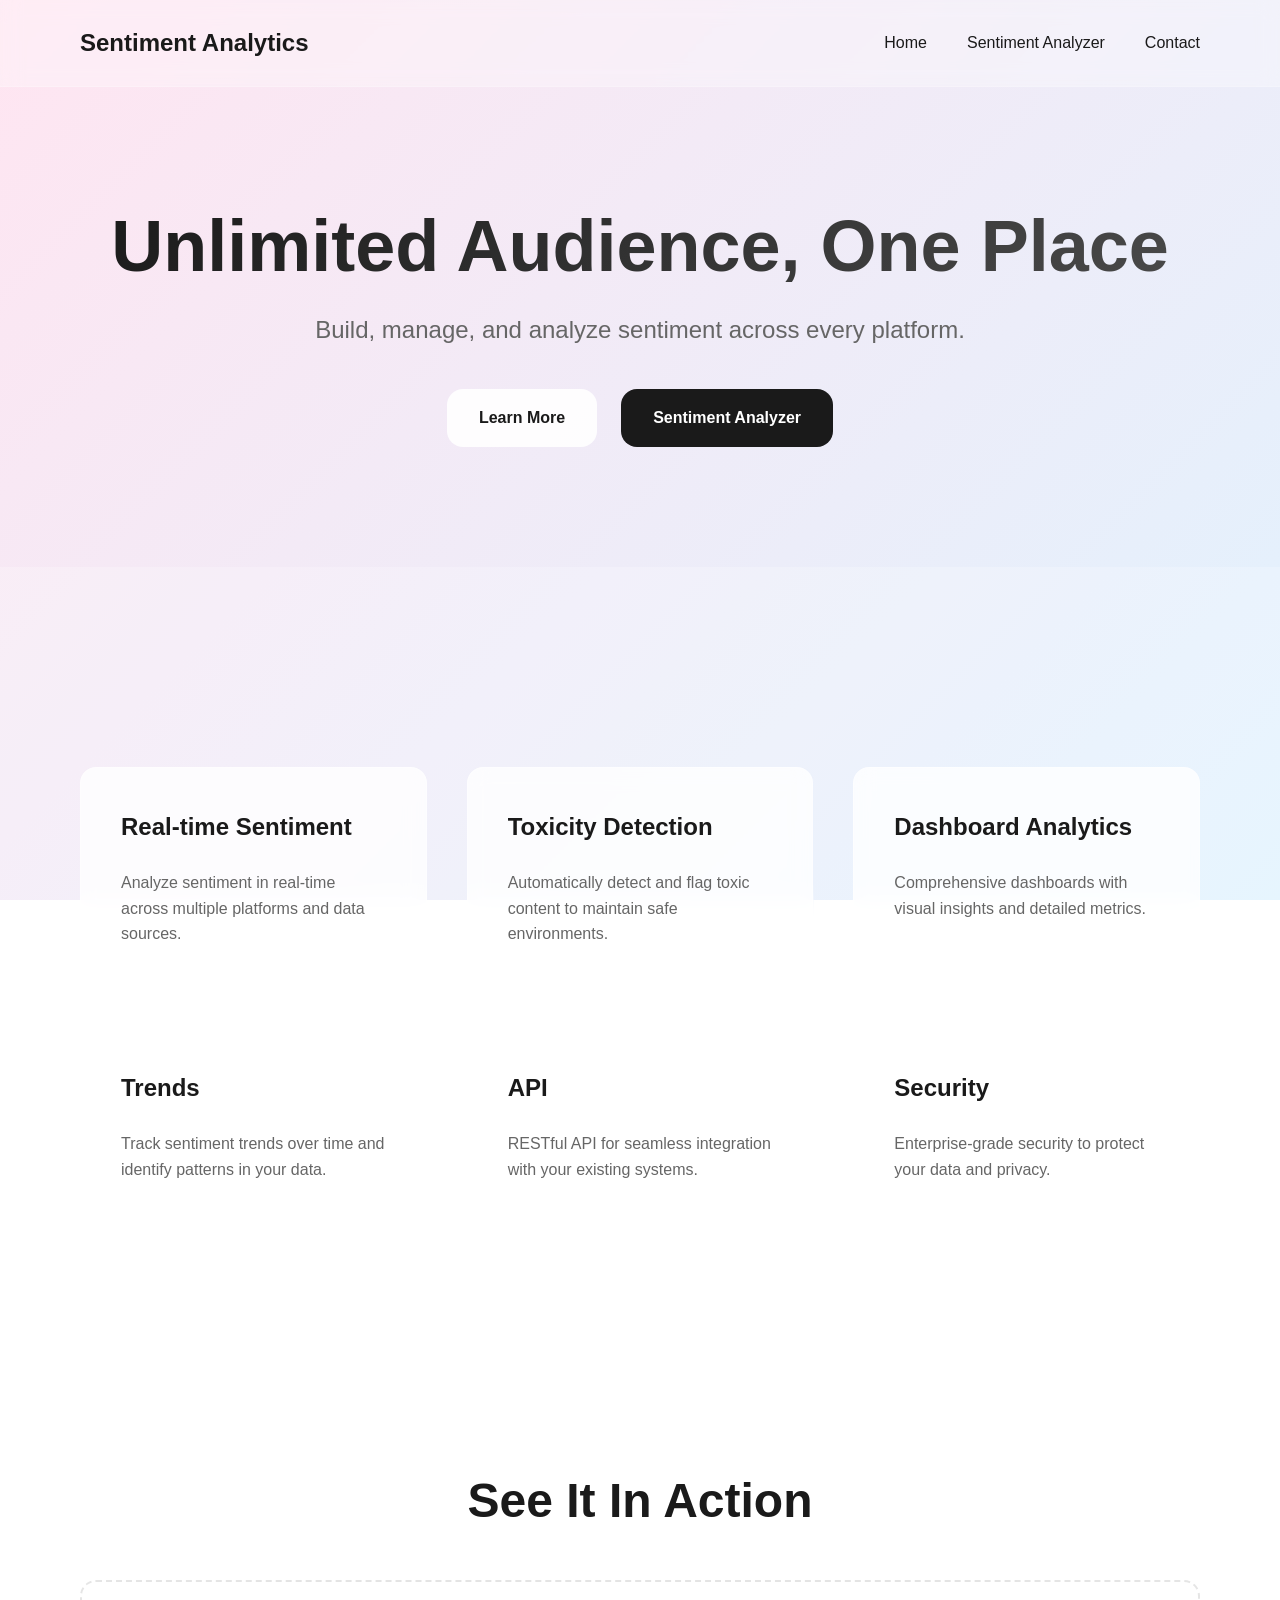
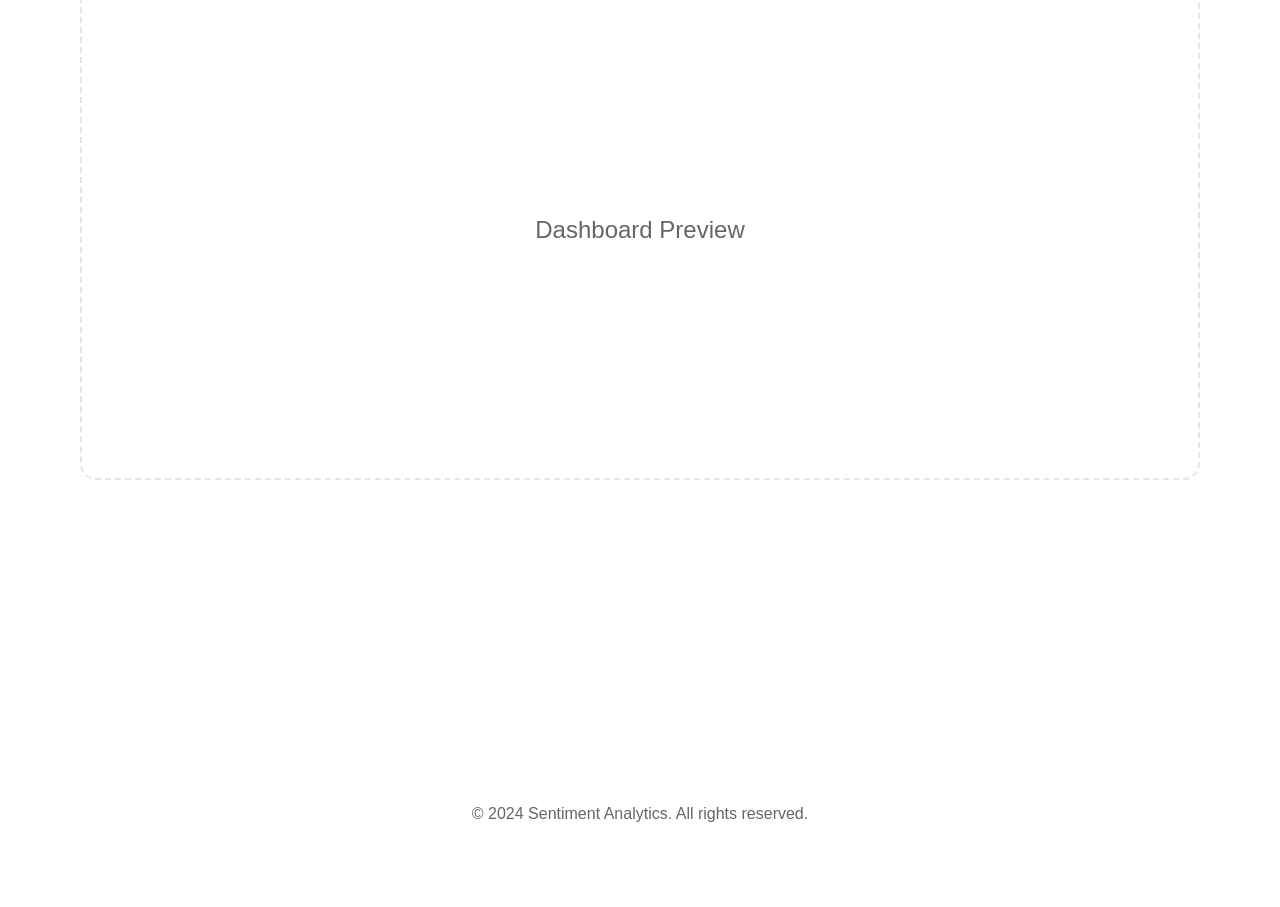
<file: templates/index.html>
<!DOCTYPE html>
<html lang="en">
<head>
    <meta charset="UTF-8">
    <meta name="viewport" content="width=device-width, initial-scale=1.0">
    <title>Sentiment Analytics - Home</title>
    <link rel="stylesheet" href="/static/css/style.css">
</head>
<body>
    <!-- Navigation -->
    <nav>
        <div class="container">
            <a href="/" class="logo">Sentiment Analytics</a>
            <ul>
                <li><a href="/">Home</a></li>
                <li><a href="/dashboard">Sentiment Analyzer</a></li>
                <li><a href="#contact">Contact</a></li>
            </ul>
        </div>
    </nav>

    <!-- Hero Section -->
    <section class="hero">
        <h1>Unlimited Audience, One Place</h1>
        <p>Build, manage, and analyze sentiment across every platform.</p>
        <div class="buttons">
            <a href="#features" class="btn btn-secondary">Learn More</a>
            <a href="/dashboard" class="btn">Sentiment Analyzer</a>
        </div>
    </section>

    <!-- Features Section -->
    <section class="features" id="features">
        <div class="container">
            <div class="features-grid">
                <div class="feature-card">
                    <h3>Real-time Sentiment</h3>
                    <p>Analyze sentiment in real-time across multiple platforms and data sources.</p>
                </div>
                <div class="feature-card">
                    <h3>Toxicity Detection</h3>
                    <p>Automatically detect and flag toxic content to maintain safe environments.</p>
                </div>
                <div class="feature-card">
                    <h3>Dashboard Analytics</h3>
                    <p>Comprehensive dashboards with visual insights and detailed metrics.</p>
                </div>
                <div class="feature-card">
                    <h3>Trends</h3>
                    <p>Track sentiment trends over time and identify patterns in your data.</p>
                </div>
                <div class="feature-card">
                    <h3>API</h3>
                    <p>RESTful API for seamless integration with your existing systems.</p>
                </div>
                <div class="feature-card">
                    <h3>Security</h3>
                    <p>Enterprise-grade security to protect your data and privacy.</p>
                </div>
            </div>
        </div>
    </section>

    <!-- Dashboard Preview -->
    <section class="dashboard-preview">
        <div class="container">
            <h2>See It In Action</h2>
            <div class="dashboard-placeholder">
                Dashboard Preview
            </div>
        </div>
    </section>

    <!-- Footer -->
    <footer id="contact">
        <div class="container">
            <p>&copy; 2024 Sentiment Analytics. All rights reserved.</p>
        </div>
    </footer>
</body>
</html>
</file>
<file: static/css/style.css>
/* Modern Gradient Design System */
* {
    margin: 0;
    padding: 0;
    box-sizing: border-box;
}

:root {
    --gradient-start: #FFE5F1;
    --gradient-end: #E0F2FE;
    --text-dark: #1a1a1a;
    --text-light: #666;
    --button-bg: #1a1a1a;
    --button-hover: #333;
    --card-bg: rgba(255, 255, 255, 0.8);
    --border-radius: 16px;
    --spacing-xl: 120px;
    --spacing-lg: 80px;
    --spacing-md: 40px;
    --spacing-sm: 24px;
}

body {
    font-family: -apple-system, BlinkMacSystemFont, 'Segoe UI', 'Roboto', 'Oxygen', 'Ubuntu', 'Cantarell', sans-serif;
    background: linear-gradient(135deg, var(--gradient-start) 0%, var(--gradient-end) 100%);
    background-attachment: fixed;
    min-height: 100vh;
    color: var(--text-dark);
    line-height: 1.6;
}

/* Navigation */
nav {
    padding: var(--spacing-sm) var(--spacing-md);
    background: rgba(255, 255, 255, 0.3);
    backdrop-filter: blur(10px);
    border-bottom: 1px solid rgba(255, 255, 255, 0.2);
    position: sticky;
    top: 0;
    z-index: 1000;
}

nav .container {
    max-width: 1200px;
    margin: 0 auto;
    display: flex;
    justify-content: space-between;
    align-items: center;
}

nav .logo {
    font-size: 24px;
    font-weight: 700;
    color: var(--text-dark);
    text-decoration: none;
}

nav ul {
    display: flex;
    list-style: none;
    gap: var(--spacing-md);
}

nav a {
    color: var(--text-dark);
    text-decoration: none;
    font-weight: 500;
    transition: opacity 0.3s;
}

nav a:hover {
    opacity: 0.7;
}

/* Buttons */
.btn {
    display: inline-block;
    padding: 16px 32px;
    background: var(--button-bg);
    color: white;
    border: none;
    border-radius: var(--border-radius);
    font-size: 16px;
    font-weight: 600;
    cursor: pointer;
    text-decoration: none;
    transition: all 0.3s ease;
    text-align: center;
}

.btn:hover {
    background: var(--button-hover);
    transform: translateY(-2px);
    box-shadow: 0 8px 20px rgba(0, 0, 0, 0.15);
}

.btn-secondary {
    background: rgba(255, 255, 255, 0.9);
    color: var(--text-dark);
}

.btn-secondary:hover {
    background: white;
}

/* Hero Section */
.hero {
    text-align: center;
    padding: var(--spacing-xl) var(--spacing-md);
    max-width: 1200px;
    margin: 0 auto;
}

.hero h1 {
    font-size: 72px;
    font-weight: 800;
    line-height: 1.1;
    margin-bottom: var(--spacing-sm);
    background: linear-gradient(135deg, #1a1a1a 0%, #4a4a4a 100%);
    -webkit-background-clip: text;
    -webkit-text-fill-color: transparent;
    background-clip: text;
}

.hero p {
    font-size: 24px;
    color: var(--text-light);
    margin-bottom: var(--spacing-md);
    max-width: 700px;
    margin-left: auto;
    margin-right: auto;
}

.hero .buttons {
    display: flex;
    gap: var(--spacing-sm);
    justify-content: center;
    flex-wrap: wrap;
}

/* Container */
.container {
    max-width: 1200px;
    margin: 0 auto;
    padding: 0 var(--spacing-md);
}

/* Features Grid */
.features {
    padding: var(--spacing-xl) var(--spacing-md);
    background: rgba(255, 255, 255, 0.2);
}

.features-grid {
    display: grid;
    grid-template-columns: repeat(auto-fit, minmax(300px, 1fr));
    gap: var(--spacing-md);
    margin-top: var(--spacing-lg);
}

.feature-card {
    background: var(--card-bg);
    padding: var(--spacing-md);
    border-radius: var(--border-radius);
    backdrop-filter: blur(10px);
    border: 1px solid rgba(255, 255, 255, 0.3);
    transition: transform 0.3s ease;
}

.feature-card:hover {
    transform: translateY(-5px);
}

.feature-card h3 {
    font-size: 24px;
    font-weight: 700;
    margin-bottom: var(--spacing-sm);
}

.feature-card p {
    color: var(--text-light);
    font-size: 16px;
}

/* Dashboard Preview */
.dashboard-preview {
    padding: var(--spacing-xl) var(--spacing-md);
    text-align: center;
}

.dashboard-preview h2 {
    font-size: 48px;
    font-weight: 800;
    margin-bottom: var(--spacing-md);
}

.dashboard-preview img {
    max-width: 100%;
    border-radius: var(--border-radius);
    box-shadow: 0 20px 60px rgba(0, 0, 0, 0.1);
    margin-top: var(--spacing-md);
}

.dashboard-placeholder {
    width: 100%;
    height: 500px;
    background: var(--card-bg);
    border-radius: var(--border-radius);
    display: flex;
    align-items: center;
    justify-content: center;
    font-size: 24px;
    color: var(--text-light);
    border: 2px dashed rgba(0, 0, 0, 0.1);
}

/* Footer */
footer {
    padding: var(--spacing-lg) var(--spacing-md);
    text-align: center;
    color: var(--text-light);
    border-top: 1px solid rgba(255, 255, 255, 0.2);
    margin-top: var(--spacing-xl);
}

/* Dashboard Page Styles */
.dashboard-page {
    padding: var(--spacing-lg) var(--spacing-md);
}

.dashboard-page h1 {
    font-size: 56px;
    font-weight: 800;
    text-align: center;
    margin-bottom: var(--spacing-lg);
}

.analyze-section {
    max-width: 800px;
    margin: 0 auto var(--spacing-xl);
    background: var(--card-bg);
    padding: var(--spacing-md);
    border-radius: var(--border-radius);
    backdrop-filter: blur(10px);
    border: 1px solid rgba(255, 255, 255, 0.3);
}

.analyze-section textarea {
    width: 100%;
    min-height: 120px;
    padding: var(--spacing-sm);
    border: 2px solid rgba(0, 0, 0, 0.1);
    border-radius: 12px;
    font-size: 16px;
    font-family: inherit;
    resize: vertical;
    margin-bottom: var(--spacing-sm);
}

.analyze-section .btn {
    width: 100%;
}

/* Results Section */
.results {
    max-width: 1200px;
    margin: 0 auto;
}

.result-card {
    background: var(--card-bg);
    padding: var(--spacing-md);
    border-radius: var(--border-radius);
    backdrop-filter: blur(10px);
    border: 1px solid rgba(255, 255, 255, 0.3);
    margin-bottom: var(--spacing-md);
}

.result-card h2 {
    font-size: 32px;
    font-weight: 700;
    margin-bottom: var(--spacing-md);
}

.sentiment-badge {
    display: inline-block;
    padding: 12px 24px;
    border-radius: 50px;
    font-weight: 600;
    font-size: 18px;
    margin: var(--spacing-sm) var(--spacing-sm) var(--spacing-sm) 0;
}

.sentiment-positive {
    background: #D1FAE5;
    color: #065F46;
}

.sentiment-negative {
    background: #FEE2E2;
    color: #991B1B;
}

.sentiment-neutral {
    background: #FEF3C7;
    color: #92400E;
}

.sentiment-irrelevant {
    background: #E5E7EB;
    color: #374151;
}

.toxicity-badge {
    display: inline-block;
    padding: 12px 24px;
    border-radius: 50px;
    font-weight: 600;
    font-size: 18px;
}

.toxicity-toxic {
    background: #FEE2E2;
    color: #991B1B;
}

.toxicity-safe {
    background: #D1FAE5;
    color: #065F46;
}

/* Charts Container */
.charts-container {
    display: grid;
    grid-template-columns: repeat(auto-fit, minmax(400px, 1fr));
    gap: var(--spacing-md);
    margin-top: var(--spacing-md);
}

.chart-card {
    background: var(--card-bg);
    padding: var(--spacing-md);
    border-radius: var(--border-radius);
    backdrop-filter: blur(10px);
    border: 1px solid rgba(255, 255, 255, 0.3);
}

.chart-card h3 {
    font-size: 24px;
    font-weight: 700;
    margin-bottom: var(--spacing-sm);
}

.chart-container {
    position: relative;
    height: 300px;
    margin-top: var(--spacing-sm);
}

/* Sentiment Overview Table */
.sentiment-overview {
    margin-top: var(--spacing-md);
}

.sentiment-table {
    width: 100%;
    border-collapse: collapse;
    margin-top: var(--spacing-sm);
}

.sentiment-table th,
.sentiment-table td {
    padding: var(--spacing-sm);
    text-align: left;
    border-bottom: 1px solid rgba(0, 0, 0, 0.1);
}

.sentiment-table th {
    font-weight: 700;
    font-size: 18px;
}

.sentiment-bar {
    height: 24px;
    border-radius: 12px;
    display: flex;
    overflow: hidden;
    margin-top: 8px;
}

.bar-segment {
    height: 100%;
    display: flex;
    align-items: center;
    justify-content: center;
    color: white;
    font-weight: 600;
    font-size: 12px;
}

.bar-red {
    background: #EF4444;
}

.bar-orange {
    background: #F97316;
}

.bar-green {
    background: #10B981;
}

.bar-gray {
    background: #6B7280;
}

/* Loading State */
.loading {
    text-align: center;
    padding: var(--spacing-lg);
    color: var(--text-light);
}

.hidden {
    display: none;
}

/* Responsive */
@media (max-width: 768px) {
    .hero h1 {
        font-size: 48px;
    }
    
    .hero p {
        font-size: 20px;
    }
    
    .dashboard-page h1 {
        font-size: 40px;
    }
    
    .charts-container {
        grid-template-columns: 1fr;
    }
    
    nav ul {
        gap: var(--spacing-sm);
        font-size: 14px;
    }
}
</file>
